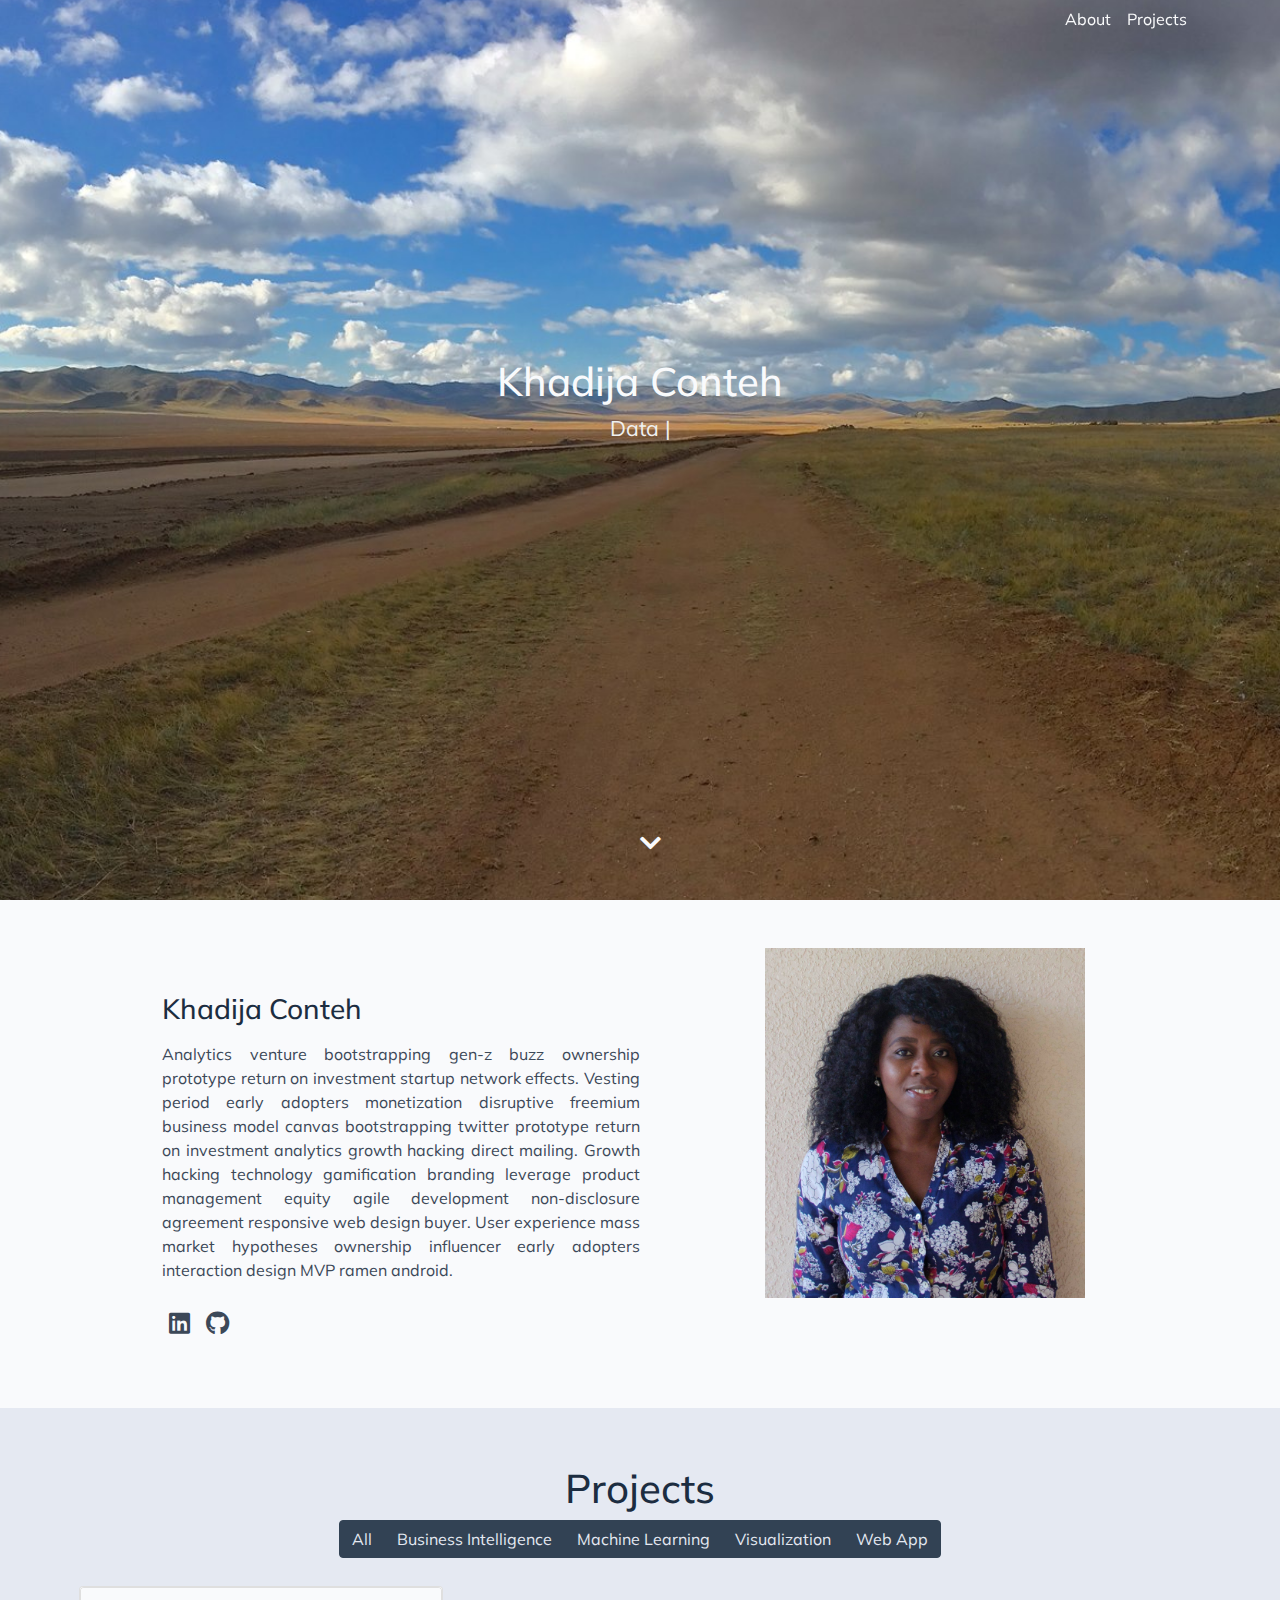
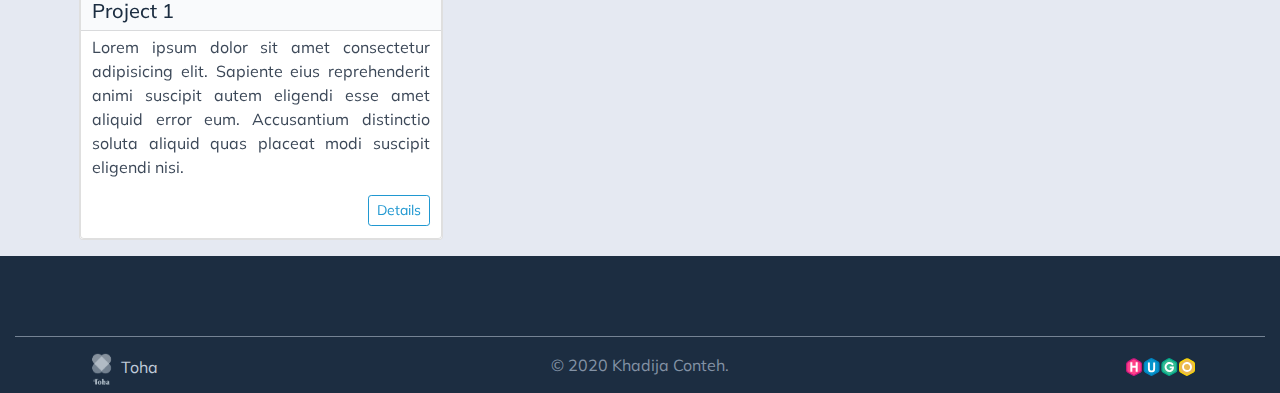
<file: index.html>
<!DOCTYPE html>
<html lang="en">
  <head>
	<meta name="generator" content="Hugo 0.76.5" />
    <title>Toha</title>
    
    
      
      
        
      
    
    <meta name="description" content="Data Science Project Portfolio and blog of Data Scientist and Data Analyst Khadija Conteh." />
    
    <meta charset="UTF-8" />
<meta name="viewport" content="width=device-width, initial-scale=1.0" />
<meta http-equiv="X-UA-Compatible" content="ie=edge" />


<link rel="stylesheet" href="https://khadijaconteh.github.io/assets/css/bootstrap.min.css"/>
<link rel="stylesheet" href="https://khadijaconteh.github.io/assets/css/layouts/main.css"/>
<link rel="stylesheet" href="https://khadijaconteh.github.io/assets/css/style.css"/>
<link rel="stylesheet" href="https://khadijaconteh.github.io/assets/css/navigators/navbar.css"/>


<link href="https://fonts.googleapis.com/css2?family=Muli:wght@300;400;500;600" rel="stylesheet">
<link rel="stylesheet" href="https://cdnjs.cloudflare.com/ajax/libs/font-awesome/5.11.2/css/all.min.css" />


<link rel="icon" type="image/png" href="https://khadijaconteh.github.io/assets/images/favicon.png" />


<link rel="stylesheet" href="https://khadijaconteh.github.io/assets/css/style.css"/>

    <link rel="stylesheet" href="https://khadijaconteh.github.io/assets/css/sections/home.css"/>
    <link rel="stylesheet" href="https://khadijaconteh.github.io/assets/css/sections/about.css"/>
    <link rel="stylesheet" href="https://khadijaconteh.github.io/assets/css/sections/skills.css"/>
    <link rel="stylesheet" href="https://khadijaconteh.github.io/assets/css/sections/experiences.css"/>
    <link rel="stylesheet" href="https://khadijaconteh.github.io/assets/css/sections/projects.css"/>
    <link rel="stylesheet" href="https://khadijaconteh.github.io/assets/css/sections/recent-posts.css"/>
    <link rel="stylesheet" href="https://khadijaconteh.github.io/assets/css/sections/achievements.css"/>

    
    
        
<script type="application/javascript">
var doNotTrack = false;
if (!doNotTrack) {
	window.ga=window.ga||function(){(ga.q=ga.q||[]).push(arguments)};ga.l=+new Date;
	ga('create', 'UA-XXXXXXXXX-X', 'auto');
	
	ga('send', 'pageview');
}
</script>
<script async src='https://www.google-analytics.com/analytics.js'></script>

    
  </head>
  <body data-spy="scroll" data-target="#top-navbar" data-offset="100">

    



  


<nav class="navbar navbar-expand-xl top-navbar initial-navbar" id="top-navbar">
  <div class="container">
    
    <button
      class="navbar-toggler navbar-dark"
      id="navbar-toggler"
      type="button"
      data-toggle="collapse"
      data-target="#top-nav-items"
    >
      <span class="navbar-toggler-icon"></span>
    </button>

    <div class="collapse navbar-collapse" id="top-nav-items">
      <ul class="navbar-nav ml-auto">
        
        
          
            
              
              
                
              
              <li class="nav-item">
                <a
                  class="nav-link"
                  href="#about"
                  data-toggle="collapse"
                  data-target=".navbar-collapse"
                  aria-controls="collapseExample"
                >
                  About
                </a>
              </li>
            
            
            
            
              
              
                
              
              <li class="nav-item">
                <a
                  class="nav-link"
                  href="#projects"
                  data-toggle="collapse"
                  data-target=".navbar-collapse"
                  aria-controls="collapseExample"
                >
                  Projects
                </a>
              </li>
            
            
            
        
        
        
          
        
        
        
        
          

        
      </ul>
    </div>
  </div>
  
  
</nav>


  




  




  




<div class="container-fluid home" id="home">
  <div
    class="background container-fluid"
    style="background-image: url('https://khadijaconteh.github.io/images/background.jpg');"
  ></div>
  <div class="container content text-center">
    
    <h1 class="greeting"> Khadija Conteh</h1>
    <div class="typing-carousel">
      <span id="ityped" class="ityped"></span>
      <span class="ityped-cursor"></span>
    </div>
    <ul id="typing-carousel-data">
      
        
          <li>Data Curious.</li>
        
          <li>Systems Driven.</li>
        
          <li>Passionate.</li>
        
      
    </ul>
    
      
        
        
          
        
        <a href="#about"><i class="arrow bounce fa fa-chevron-down"></i></a>
      
    
  </div>
</div>

    
    
      
    

    
      
      
        
          <div class="container-fluid section-holder d-flex bg-white">
            

  




  


<div class="container anchor p-lg-5 about-section" id="about">

  
    
    <div class="profilepic">
    <img src="images/avatar.png" width="320" height="350" id="pic"/> </div>
    <div class="col-sm-6">
      <h3 class="p-1">Khadija Conteh</h3>
      
      <p class="p-1 text-justify">
        Analytics venture bootstrapping gen-z buzz ownership prototype return on investment startup network effects. Vesting period early adopters monetization disruptive freemium business model canvas bootstrapping twitter prototype return on investment analytics growth hacking direct mailing. Growth hacking technology gamification branding leverage product management equity agile development non-disclosure agreement responsive web design buyer. User experience mass market hypotheses ownership influencer early adopters interaction design MVP ramen android.
      </p>
      <div class="text-container ml-auto">
        <ul class="social-link d-flex">
          
          <li>
            
              <a href="https://www.linkedin.com/in/khadijaconteh/" target="/"><i class="fab fa-linkedin"></i></a>
            
          </li>
          
          <li>
            
              <a href="https://www.github.com/khadijaconteh" target="/"><i class="fab fa-github"></i></a>
            
          </li>
          
        </ul>
      </div>
      
    </div>
    
    


  
  </div>
</div>

          </div>
          
          
            
          
        
      
        
      
        
      
        
          <div class="container-fluid section-holder d-flex bg-dimmed">
            

  


<div class="container-fluid anchor pb-5 projects-section" id="projects">
  
    <h1 class="text-center">Projects</h1>
  
  <div class="container ml-auto text-center">
    <div class="btn-group flex-wrap" role="group" id="project-filter-buttons">
      
      <button type="button" class="btn btn-dark" data-filter="all">
        All
      </button>
      
      <button type="button" class="btn btn-dark" data-filter="business intelligence">
        Business Intelligence
      </button>
      
      <button type="button" class="btn btn-dark" data-filter="machine learning">
        Machine Learning
      </button>
      
      <button type="button" class="btn btn-dark" data-filter="visualization">
        Visualization
      </button>
      
      <button type="button" class="btn btn-dark" data-filter="web app">
        Web App
      </button>
      
    </div>
  </div>


  <div class="row" id="recent-post-cards">

    </div>
  <div class="container filtr-projects">
    

    <div class="row" id="project-card-holder">
      
        <div
  class="col-sm-12 col-md-6 col-lg-4 p-2 filtr-item"
  data-category='all, business intelligence,web app'
>
  <div class="card mt-1">
    <div class="card">
      <a class="card-header" href="https://www.example.com">
        <div>
          <div class="d-flex">
            
            <h5 class="card-title mb-0">Project 1</h5>
          </div>
          <div class="sub-title">
            <span></span>
            <span></span>
          </div>
        </div>
      </a>
      <div class="card-body text-justify pt-1 pb-1">
        <p>Lorem ipsum dolor sit amet consectetur adipisicing elit. Sapiente eius reprehenderit animi suscipit autem eligendi esse amet aliquid error eum. Accusantium distinctio soluta aliquid quas placeat modi suscipit eligendi nisi.</p>
        <span class="float-right">
          
          <a
            class="btn btn-outline-info btn-sm mb-2"
            href="https://www.example.com"
            target="#"
            >Details</a
          >
          
        </span>
      </div>
    </div>
  </div>
</div>

      
    </div>
  </div>
</div>

          </div>
          
          
            
          
        
      
        
      
        
      
    

    

  




  




  
  
    
  


<footer class="container-fluid text-center align-content-center footer pb-2">
  <div class="container pt-5">
    <div class="row text-left">
      <div class="col-md-4 col-sm-12">
        <h5></h5>
        
        <ul>
            
              
              
                
              
              
            
            
            
            
              
              
                
              
              
            
            
            
        </ul>
        

      </div>
      
      <div class="col-md-4 col-sm-12">
        <h5></h5>
        <ul>
          
        </ul>
      </div>
      
      
    </div>
  </div>
  <hr />
  <div class="container">
    <div class="row text-left">
      <div class="col-md-4">
        <a id="theme" href="" target="#">
          <img src="https://khadijaconteh.github.io/assets/images/inverted-logo.png">
          Toha
        </a>
      </div>
      <div class="col-md-4 text-center">© 2020 Khadija Conteh.</div>
      <div class="col-md-4 text-right">
        <a id="hugo" href="https://gohugo.io/">
        <img
          src="https://khadijaconteh.github.io/assets/images/hugo-logo-wide.svg"
          alt="Hugo Logo"
          height="18"
        />
        </a>
      </div>
    </div>
  </div>
</footer>

    <script src="https://khadijaconteh.github.io/assets/js/jquery-3.4.1.min.js"></script>
<script src="https://khadijaconteh.github.io/assets/js/popper.min.js"></script>
<script src="https://khadijaconteh.github.io/assets/js/bootstrap.min.js"></script>

<script src="https://khadijaconteh.github.io/assets/js/navbar.js"></script>
<script src="https://khadijaconteh.github.io/assets/js/main.js"></script>


    
    <script src="https://khadijaconteh.github.io/assets/js/itype.min.js"></script>
    <script src="https://khadijaconteh.github.io/assets/js/github-button.js"></script>
    <script src="https://khadijaconteh.github.io/assets/js/home.js"></script>
    <script src="https://khadijaconteh.github.io/assets/js/jquery.filterizr.min.js"></script>
  </body>
</html>
</file>
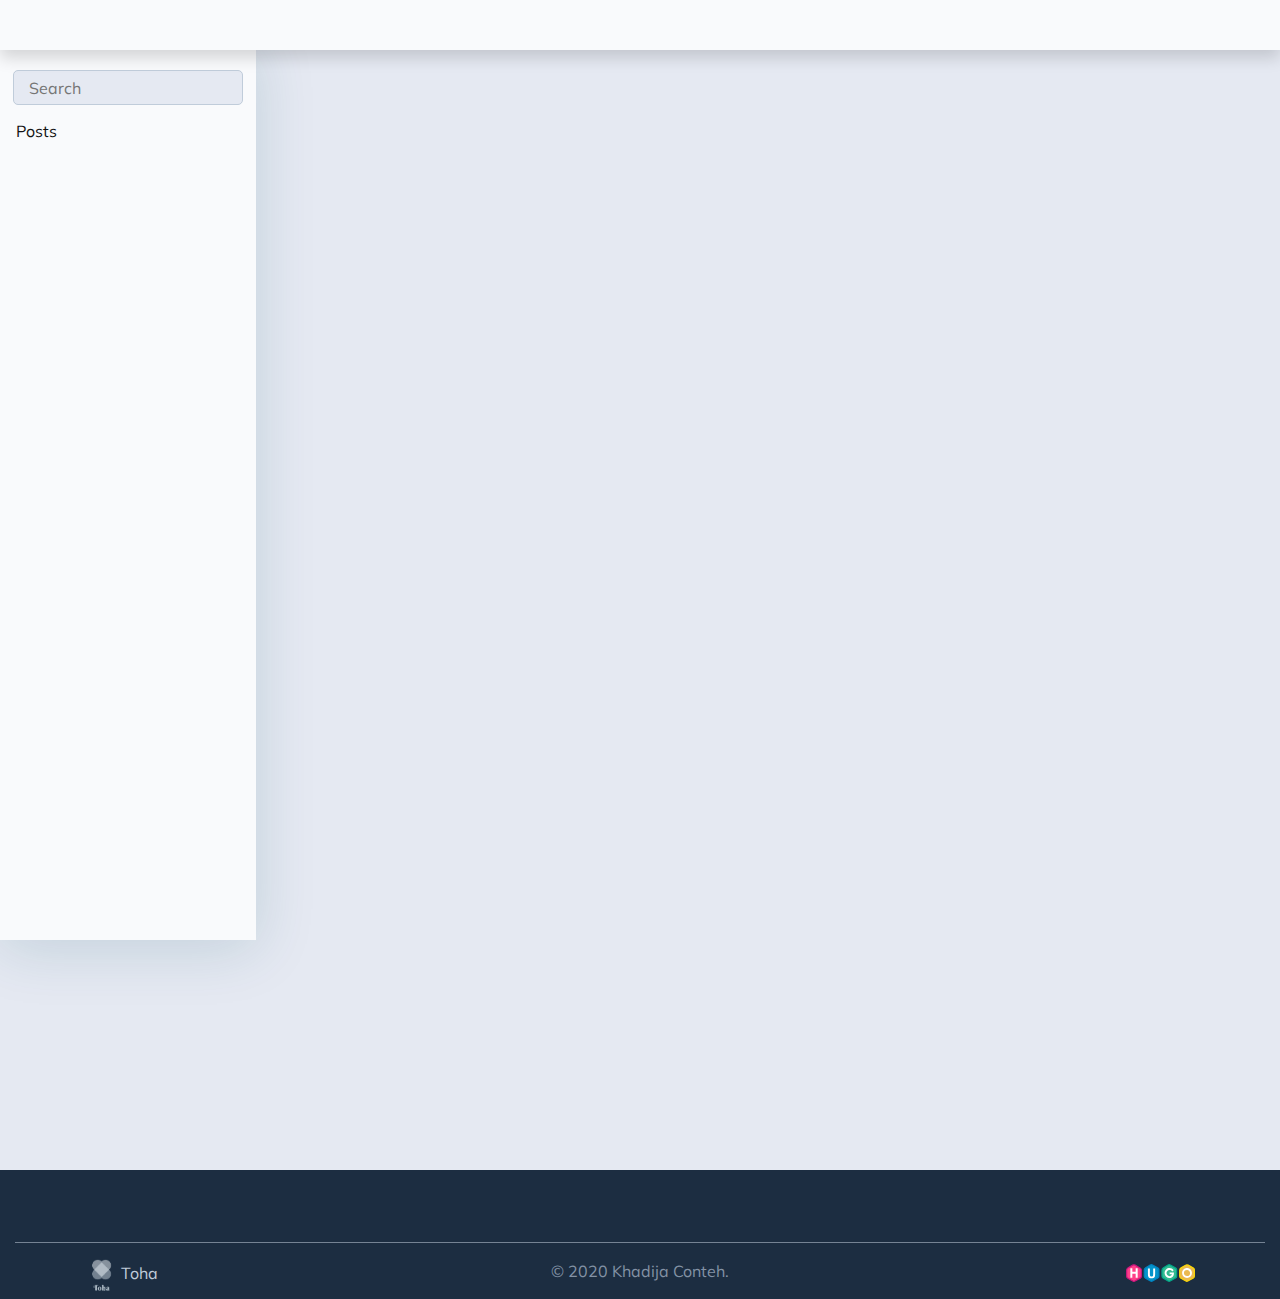
<file: categories/index.html>
<!DOCTYPE html>
<html>
  <head>
    <title>Categories</title>
    <meta charset="UTF-8" />
<meta name="viewport" content="width=device-width, initial-scale=1.0" />
<meta http-equiv="X-UA-Compatible" content="ie=edge" />


<link rel="stylesheet" href="https://khadijaconteh.github.io/assets/css/bootstrap.min.css"/>
<link rel="stylesheet" href="https://khadijaconteh.github.io/assets/css/layouts/main.css"/>
<link rel="stylesheet" href="https://khadijaconteh.github.io/assets/css/style.css"/>
<link rel="stylesheet" href="https://khadijaconteh.github.io/assets/css/navigators/navbar.css"/>


<link href="https://fonts.googleapis.com/css2?family=Muli:wght@300;400;500;600" rel="stylesheet">
<link rel="stylesheet" href="https://cdnjs.cloudflare.com/ajax/libs/font-awesome/5.11.2/css/all.min.css" />


<link rel="icon" type="image/png" href="https://khadijaconteh.github.io/assets/images/favicon.png" />


<link rel="stylesheet" href="https://khadijaconteh.github.io/assets/css/style.css"/>

    
    <link rel="stylesheet" href="https://khadijaconteh.github.io/assets/css/layouts/list.css">
    <link rel="stylesheet" href="https://khadijaconteh.github.io/assets/css/navigators/sidebar.css">


    
    
      
<script type="application/javascript">
var doNotTrack = false;
if (!doNotTrack) {
	window.ga=window.ga||function(){(ga.q=ga.q||[]).push(arguments)};ga.l=+new Date;
	ga('create', 'UA-XXXXXXXXX-X', 'auto');
	
	ga('send', 'pageview');
}
</script>
<script async src='https://www.google-analytics.com/analytics.js'></script>

    
  </head>

  <body data-spy="scroll" data-target="#TableOfContents" data-offset="80">
    <div class="container-fluid bg-dimmed wrapper">
      
      
    

<nav class="navbar navbar-expand-xl top-navbar final-navbar shadow">
  <div class="container">
      <button class="navbar-toggler navbar-light" id="sidebar-toggler" type="button" onclick="toggleSidebar()">
      <span class="navbar-toggler-icon"></span>
    </button>
    
    <button class="navbar-toggler navbar-light" id="toc-toggler" type="button" onclick="toggleTOC()">
      <span class="navbar-toggler-icon"></span>
    </button>

    
  </div>
  
  
</nav>



      
      
  
  
    
  

  <section class="sidebar-section" id="sidebar-section">
    <div class="sidebar-holder">
      <div class="sidebar" id="sidebar">
        <input type="text" value="" placeholder="Search" data-search="" id="search-box" />
        <div class="sidebar-tree">
          <ul class="tree" id="tree">
            <li id="list-heading"><a href="https://khadijaconteh.github.io/posts" data-filter="all">Posts</a></li>
            <div class="subtree">
                

            </div>
          </ul>
        </div>
      </div>
    </div>
  </section>


      
      
<section class="content-section" id="content-section">
  <div class="content container-fluid" id="content">
    <div class="container-fluid post-card-holder" id="post-card-holder">
      
      
    </div>
    <div class="paginator">
      


    </div>
  </div>
</section>


      
       
    </div>

    

  




  




  
  
    
  


<footer class="container-fluid text-center align-content-center footer pb-2">
  <div class="container pt-5">
    <div class="row text-left">
      <div class="col-md-4 col-sm-12">
        <h5></h5>
        
        <ul>
            
              
              
                
              
              
            
            
            
            
              
              
                
              
              
            
            
            
        </ul>
        

      </div>
      
      <div class="col-md-4 col-sm-12">
        <h5></h5>
        <ul>
          
        </ul>
      </div>
      
      
    </div>
  </div>
  <hr />
  <div class="container">
    <div class="row text-left">
      <div class="col-md-4">
        <a id="theme" href="" target="#">
          <img src="https://khadijaconteh.github.io/assets/images/inverted-logo.png">
          Toha
        </a>
      </div>
      <div class="col-md-4 text-center">© 2020 Khadija Conteh.</div>
      <div class="col-md-4 text-right">
        <a id="hugo" href="https://gohugo.io/">
        <img
          src="https://khadijaconteh.github.io/assets/images/hugo-logo-wide.svg"
          alt="Hugo Logo"
          height="18"
        />
        </a>
      </div>
    </div>
  </div>
</footer>

    <script src="https://khadijaconteh.github.io/assets/js/jquery-3.4.1.min.js"></script>
<script src="https://khadijaconteh.github.io/assets/js/popper.min.js"></script>
<script src="https://khadijaconteh.github.io/assets/js/bootstrap.min.js"></script>

<script src="https://khadijaconteh.github.io/assets/js/navbar.js"></script>
<script src="https://khadijaconteh.github.io/assets/js/main.js"></script>


    
    
    <script src="https://khadijaconteh.github.io/assets/js/list.js"></script>

  </body>
</html>
</file>
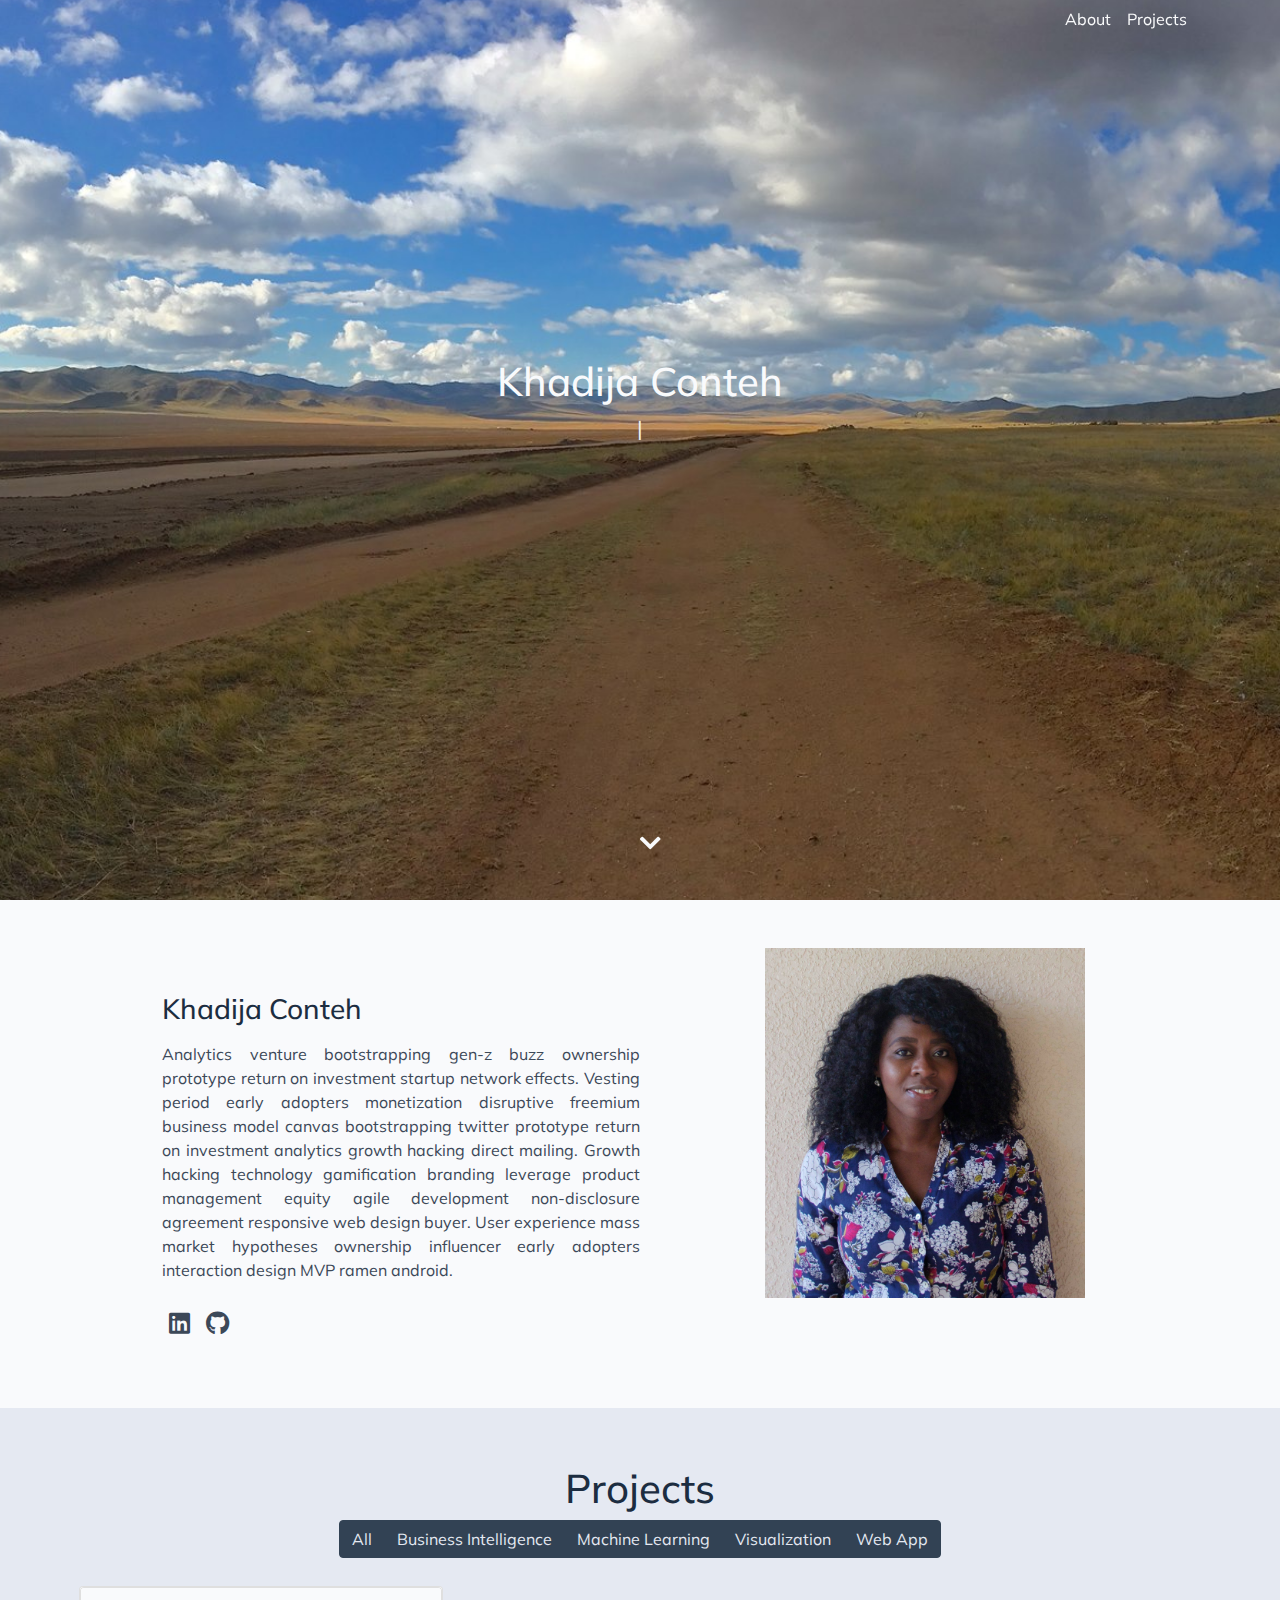
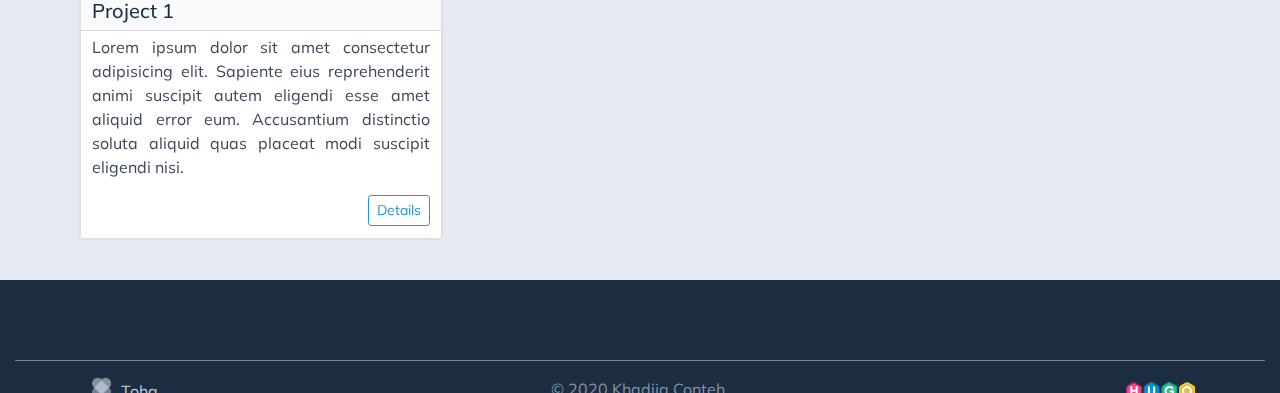
<file: en/index.html>
<!DOCTYPE html><html><head><title>https://khadijaconteh.github.io/</title><link rel="canonical" href="https://khadijaconteh.github.io/"/><meta name="robots" content="noindex"><meta charset="utf-8" /><meta http-equiv="refresh" content="0; url=https://khadijaconteh.github.io/" /></head></html>
</file>
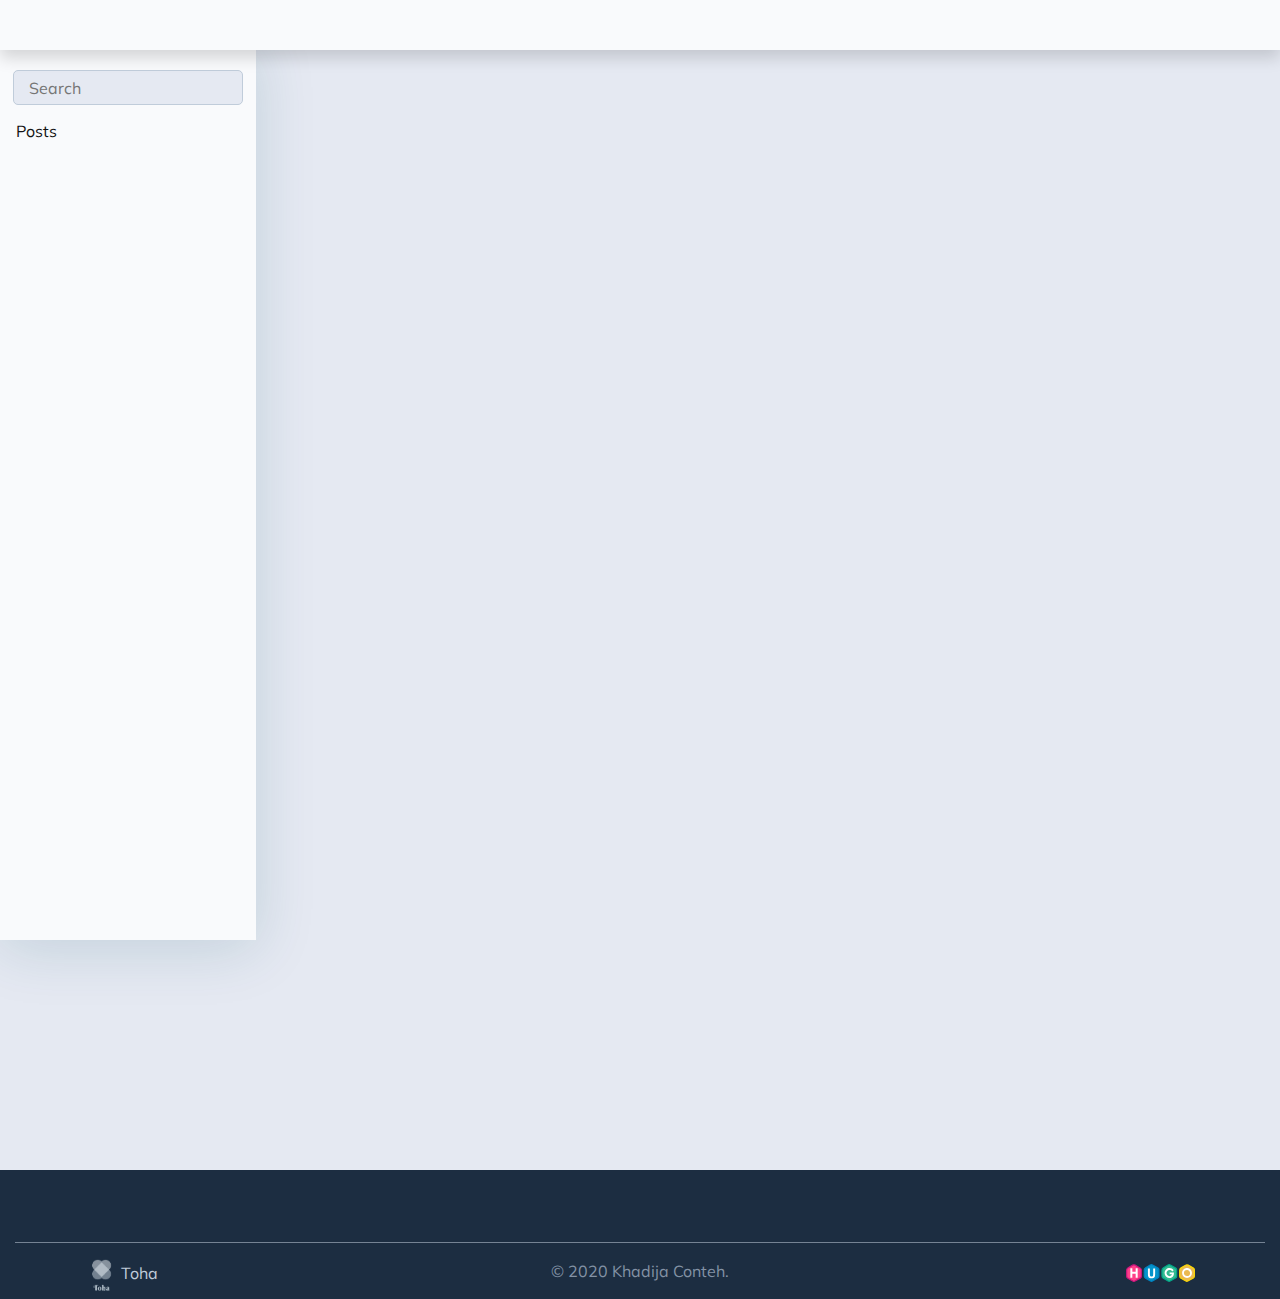
<file: tags/index.html>
<!DOCTYPE html>
<html>
  <head>
    <title>Tags</title>
    <meta charset="UTF-8" />
<meta name="viewport" content="width=device-width, initial-scale=1.0" />
<meta http-equiv="X-UA-Compatible" content="ie=edge" />


<link rel="stylesheet" href="https://khadijaconteh.github.io/assets/css/bootstrap.min.css"/>
<link rel="stylesheet" href="https://khadijaconteh.github.io/assets/css/layouts/main.css"/>
<link rel="stylesheet" href="https://khadijaconteh.github.io/assets/css/style.css"/>
<link rel="stylesheet" href="https://khadijaconteh.github.io/assets/css/navigators/navbar.css"/>


<link href="https://fonts.googleapis.com/css2?family=Muli:wght@300;400;500;600" rel="stylesheet">
<link rel="stylesheet" href="https://cdnjs.cloudflare.com/ajax/libs/font-awesome/5.11.2/css/all.min.css" />


<link rel="icon" type="image/png" href="https://khadijaconteh.github.io/assets/images/favicon.png" />


<link rel="stylesheet" href="https://khadijaconteh.github.io/assets/css/style.css"/>

    
    <link rel="stylesheet" href="https://khadijaconteh.github.io/assets/css/layouts/list.css">
    <link rel="stylesheet" href="https://khadijaconteh.github.io/assets/css/navigators/sidebar.css">


    
    
      
<script type="application/javascript">
var doNotTrack = false;
if (!doNotTrack) {
	window.ga=window.ga||function(){(ga.q=ga.q||[]).push(arguments)};ga.l=+new Date;
	ga('create', 'UA-XXXXXXXXX-X', 'auto');
	
	ga('send', 'pageview');
}
</script>
<script async src='https://www.google-analytics.com/analytics.js'></script>

    
  </head>

  <body data-spy="scroll" data-target="#TableOfContents" data-offset="80">
    <div class="container-fluid bg-dimmed wrapper">
      
      
    

<nav class="navbar navbar-expand-xl top-navbar final-navbar shadow">
  <div class="container">
      <button class="navbar-toggler navbar-light" id="sidebar-toggler" type="button" onclick="toggleSidebar()">
      <span class="navbar-toggler-icon"></span>
    </button>
    
    <button class="navbar-toggler navbar-light" id="toc-toggler" type="button" onclick="toggleTOC()">
      <span class="navbar-toggler-icon"></span>
    </button>

    
  </div>
  
  
</nav>



      
      
  
  
    
  

  <section class="sidebar-section" id="sidebar-section">
    <div class="sidebar-holder">
      <div class="sidebar" id="sidebar">
        <input type="text" value="" placeholder="Search" data-search="" id="search-box" />
        <div class="sidebar-tree">
          <ul class="tree" id="tree">
            <li id="list-heading"><a href="https://khadijaconteh.github.io/posts" data-filter="all">Posts</a></li>
            <div class="subtree">
                

            </div>
          </ul>
        </div>
      </div>
    </div>
  </section>


      
      
<section class="content-section" id="content-section">
  <div class="content container-fluid" id="content">
    <div class="container-fluid post-card-holder" id="post-card-holder">
      
      
    </div>
    <div class="paginator">
      


    </div>
  </div>
</section>


      
       
    </div>

    

  




  




  
  
    
  


<footer class="container-fluid text-center align-content-center footer pb-2">
  <div class="container pt-5">
    <div class="row text-left">
      <div class="col-md-4 col-sm-12">
        <h5></h5>
        
        <ul>
            
              
              
                
              
              
            
            
            
            
              
              
                
              
              
            
            
            
        </ul>
        

      </div>
      
      <div class="col-md-4 col-sm-12">
        <h5></h5>
        <ul>
          
        </ul>
      </div>
      
      
    </div>
  </div>
  <hr />
  <div class="container">
    <div class="row text-left">
      <div class="col-md-4">
        <a id="theme" href="" target="#">
          <img src="https://khadijaconteh.github.io/assets/images/inverted-logo.png">
          Toha
        </a>
      </div>
      <div class="col-md-4 text-center">© 2020 Khadija Conteh.</div>
      <div class="col-md-4 text-right">
        <a id="hugo" href="https://gohugo.io/">
        <img
          src="https://khadijaconteh.github.io/assets/images/hugo-logo-wide.svg"
          alt="Hugo Logo"
          height="18"
        />
        </a>
      </div>
    </div>
  </div>
</footer>

    <script src="https://khadijaconteh.github.io/assets/js/jquery-3.4.1.min.js"></script>
<script src="https://khadijaconteh.github.io/assets/js/popper.min.js"></script>
<script src="https://khadijaconteh.github.io/assets/js/bootstrap.min.js"></script>

<script src="https://khadijaconteh.github.io/assets/js/navbar.js"></script>
<script src="https://khadijaconteh.github.io/assets/js/main.js"></script>


    
    
    <script src="https://khadijaconteh.github.io/assets/js/list.js"></script>

  </body>
</html>
</file>
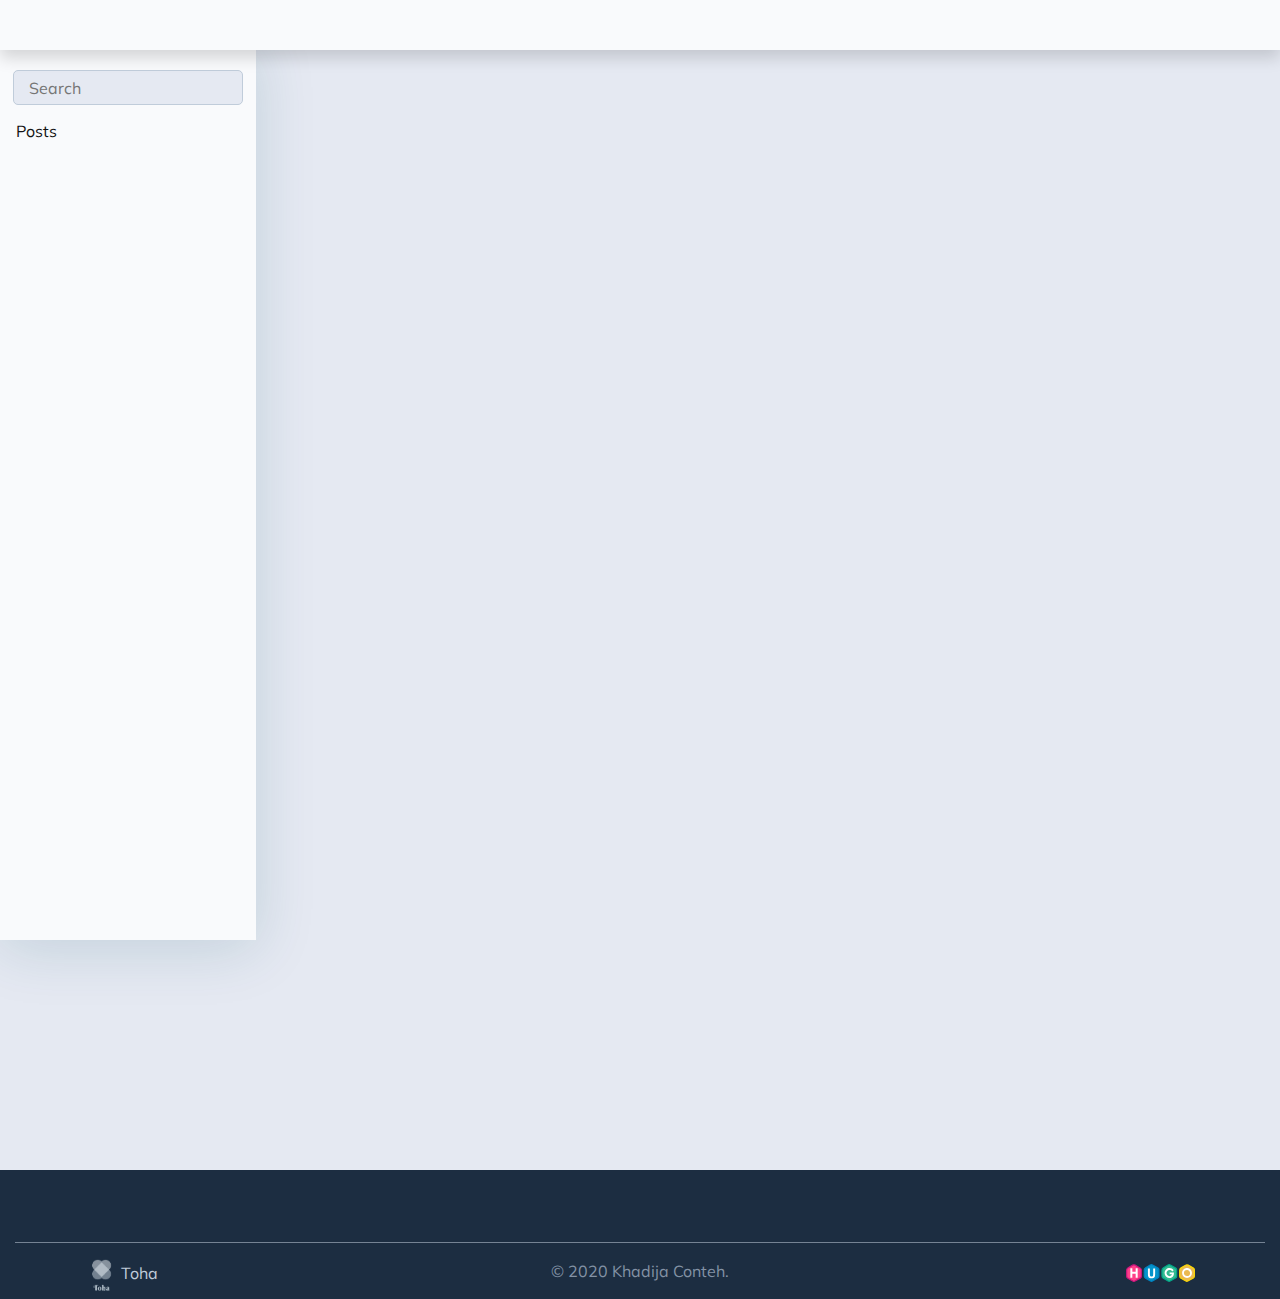
<file: categories/page/1/index.html>
<!DOCTYPE html><html><head><title>https://khadijaconteh.github.io/categories/</title><link rel="canonical" href="https://khadijaconteh.github.io/categories/"/><meta name="robots" content="noindex"><meta charset="utf-8" /><meta http-equiv="refresh" content="0; url=https://khadijaconteh.github.io/categories/" /></head></html>
</file>
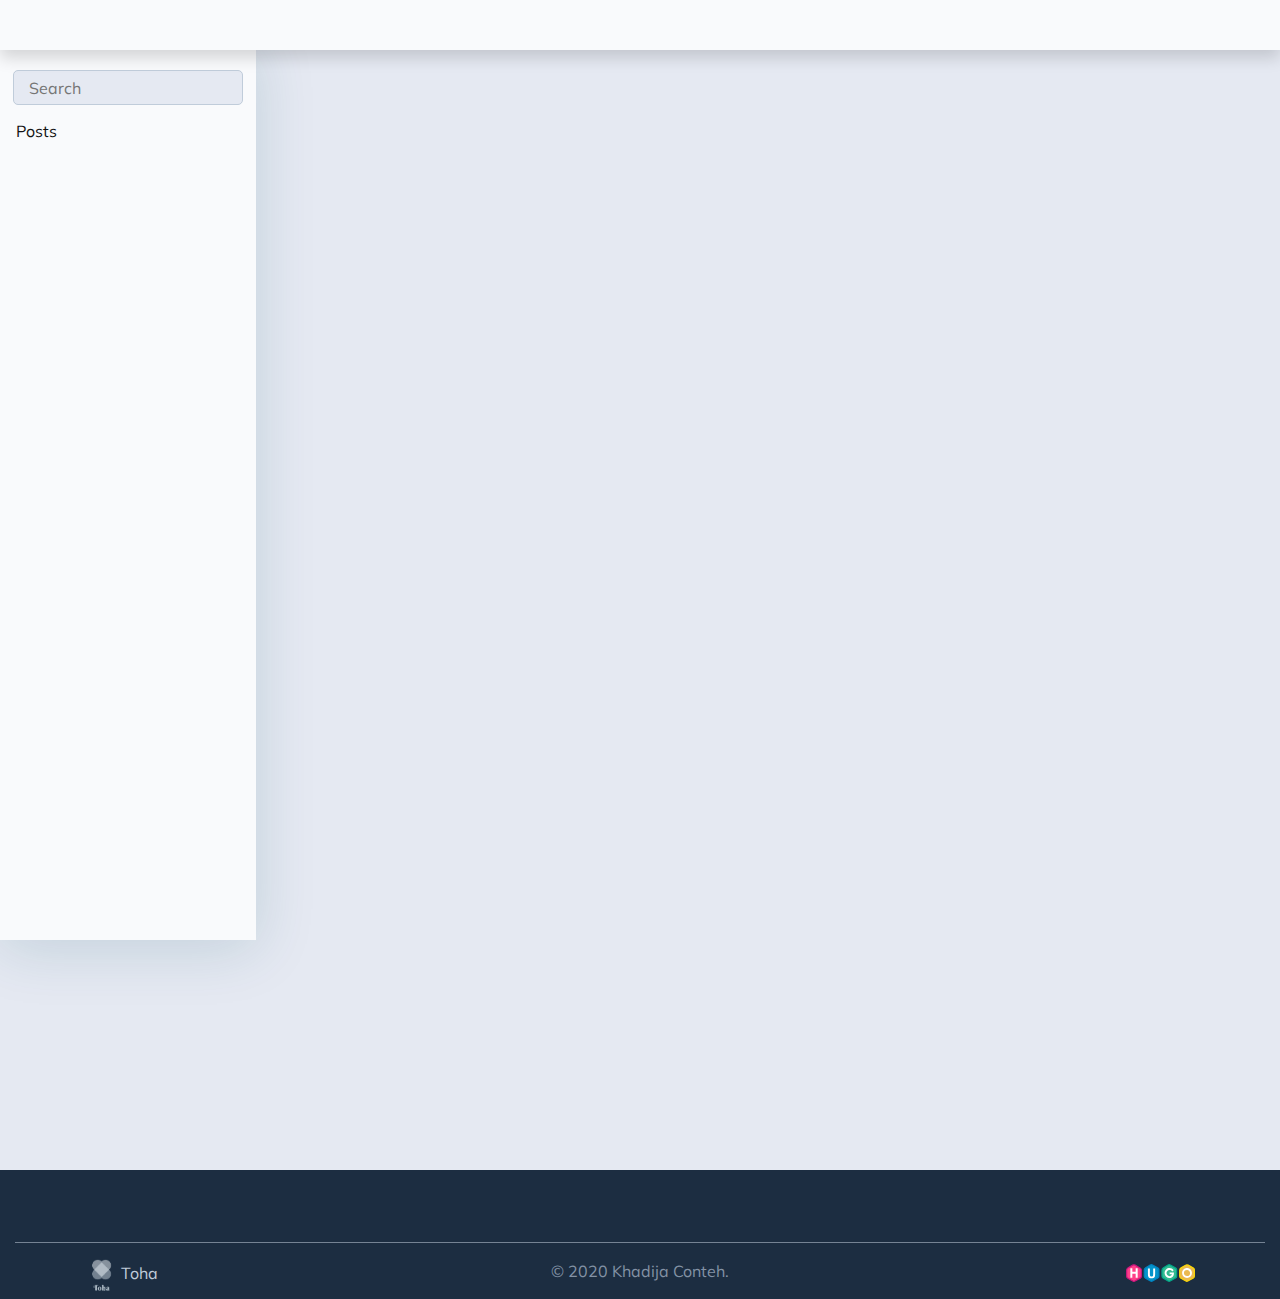
<file: tags/page/1/index.html>
<!DOCTYPE html><html><head><title>https://khadijaconteh.github.io/tags/</title><link rel="canonical" href="https://khadijaconteh.github.io/tags/"/><meta name="robots" content="noindex"><meta charset="utf-8" /><meta http-equiv="refresh" content="0; url=https://khadijaconteh.github.io/tags/" /></head></html>
</file>
